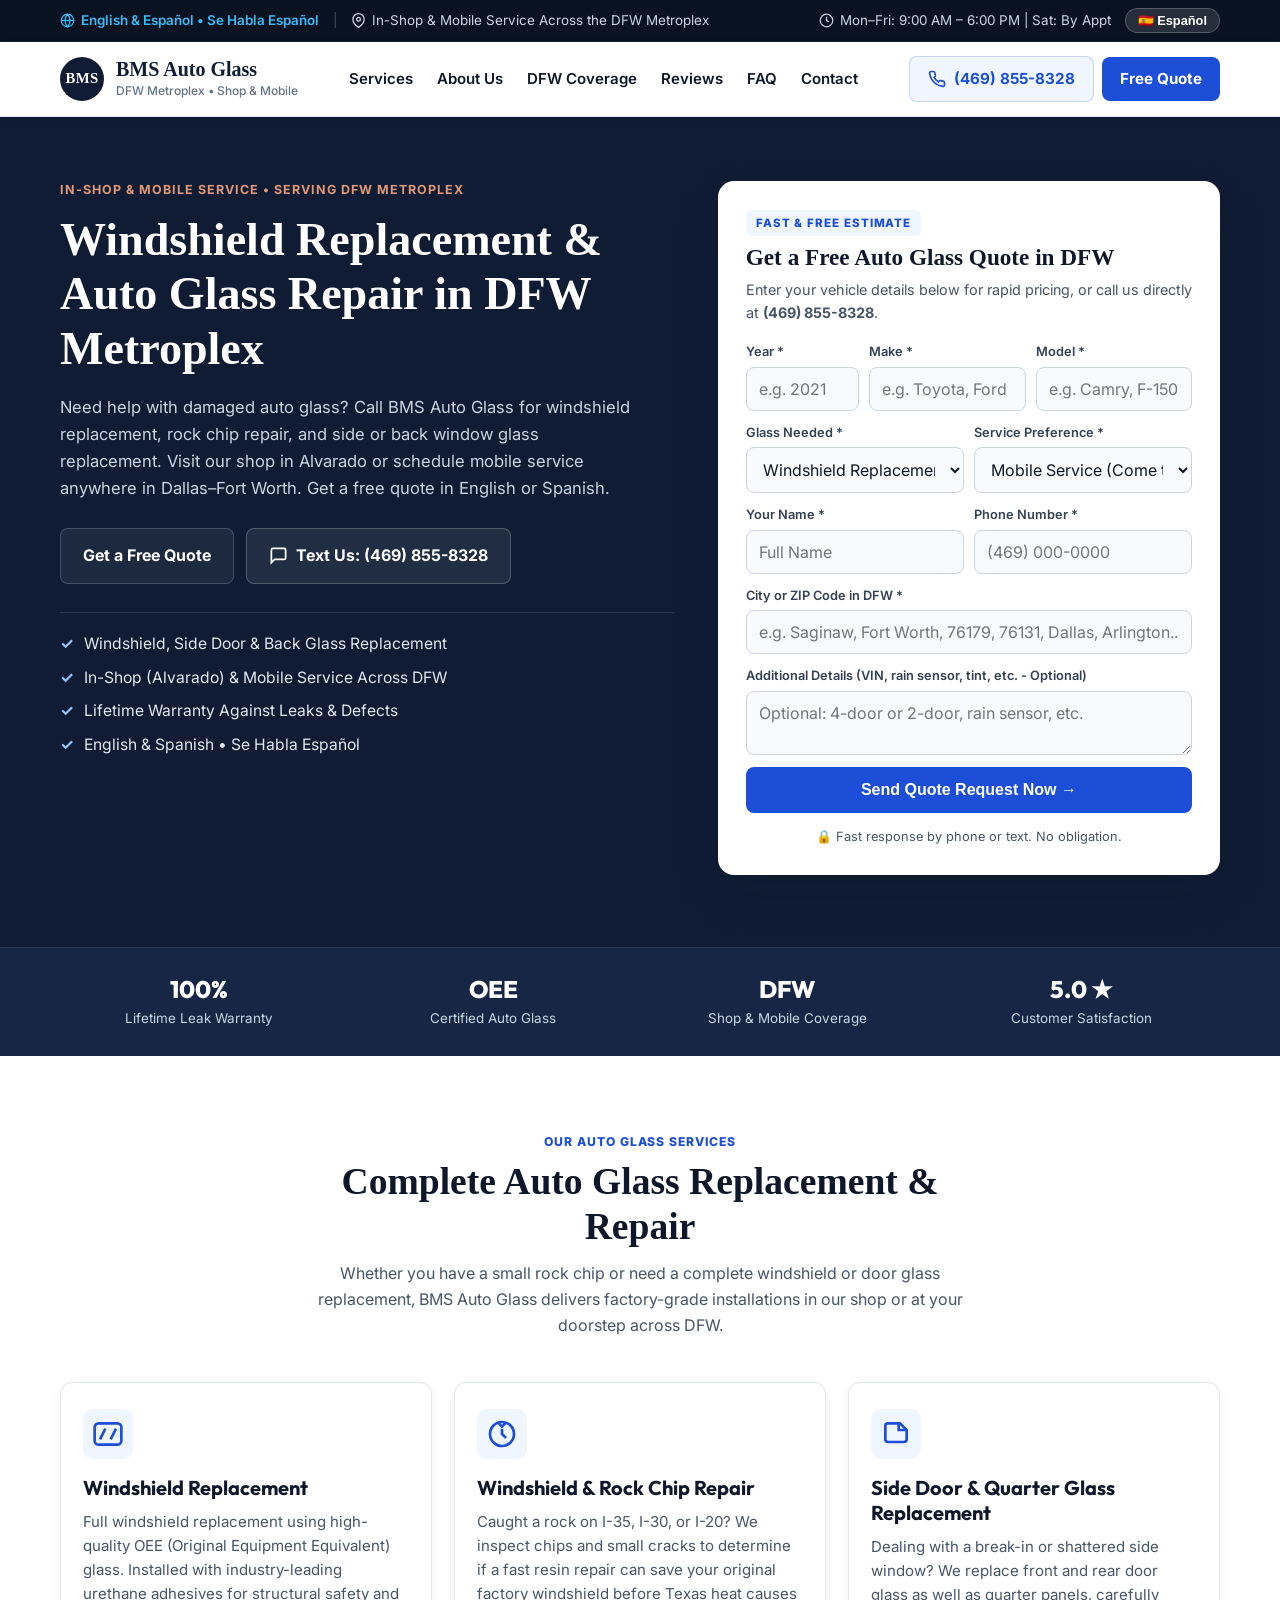
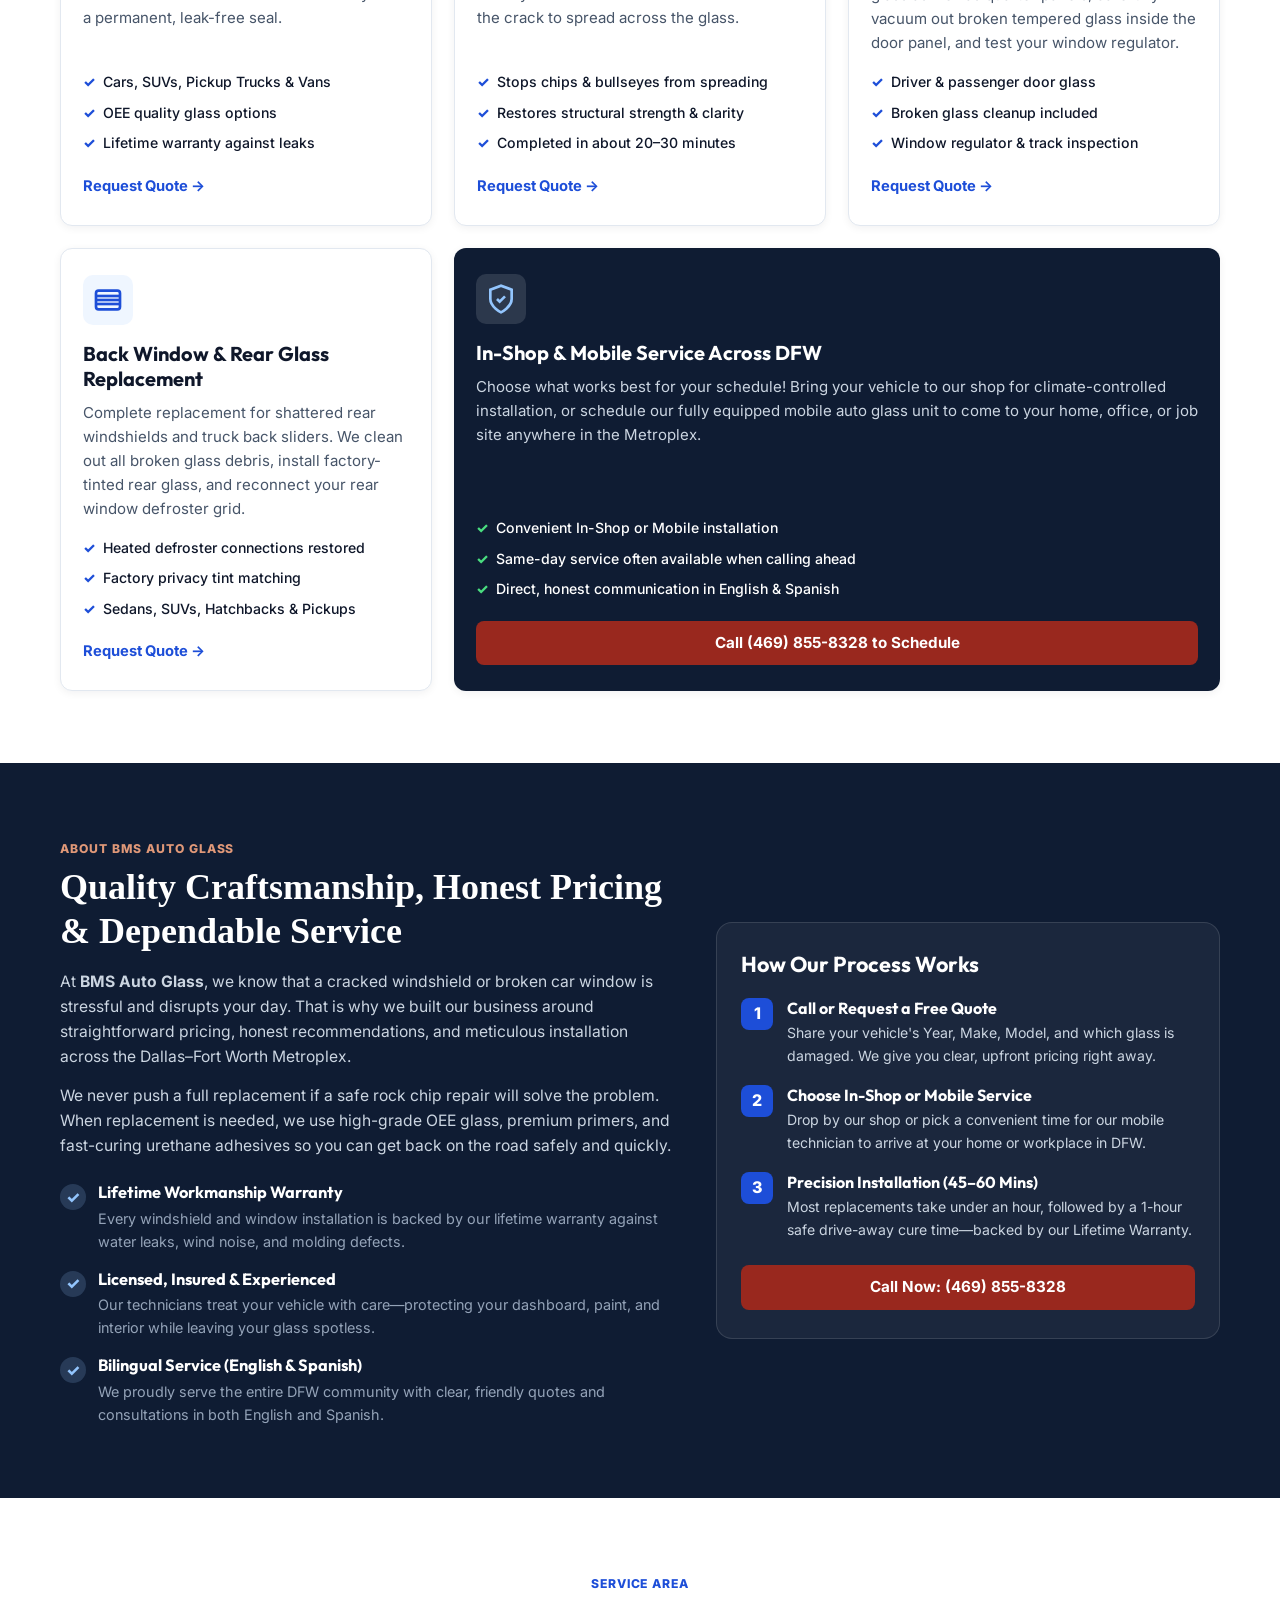
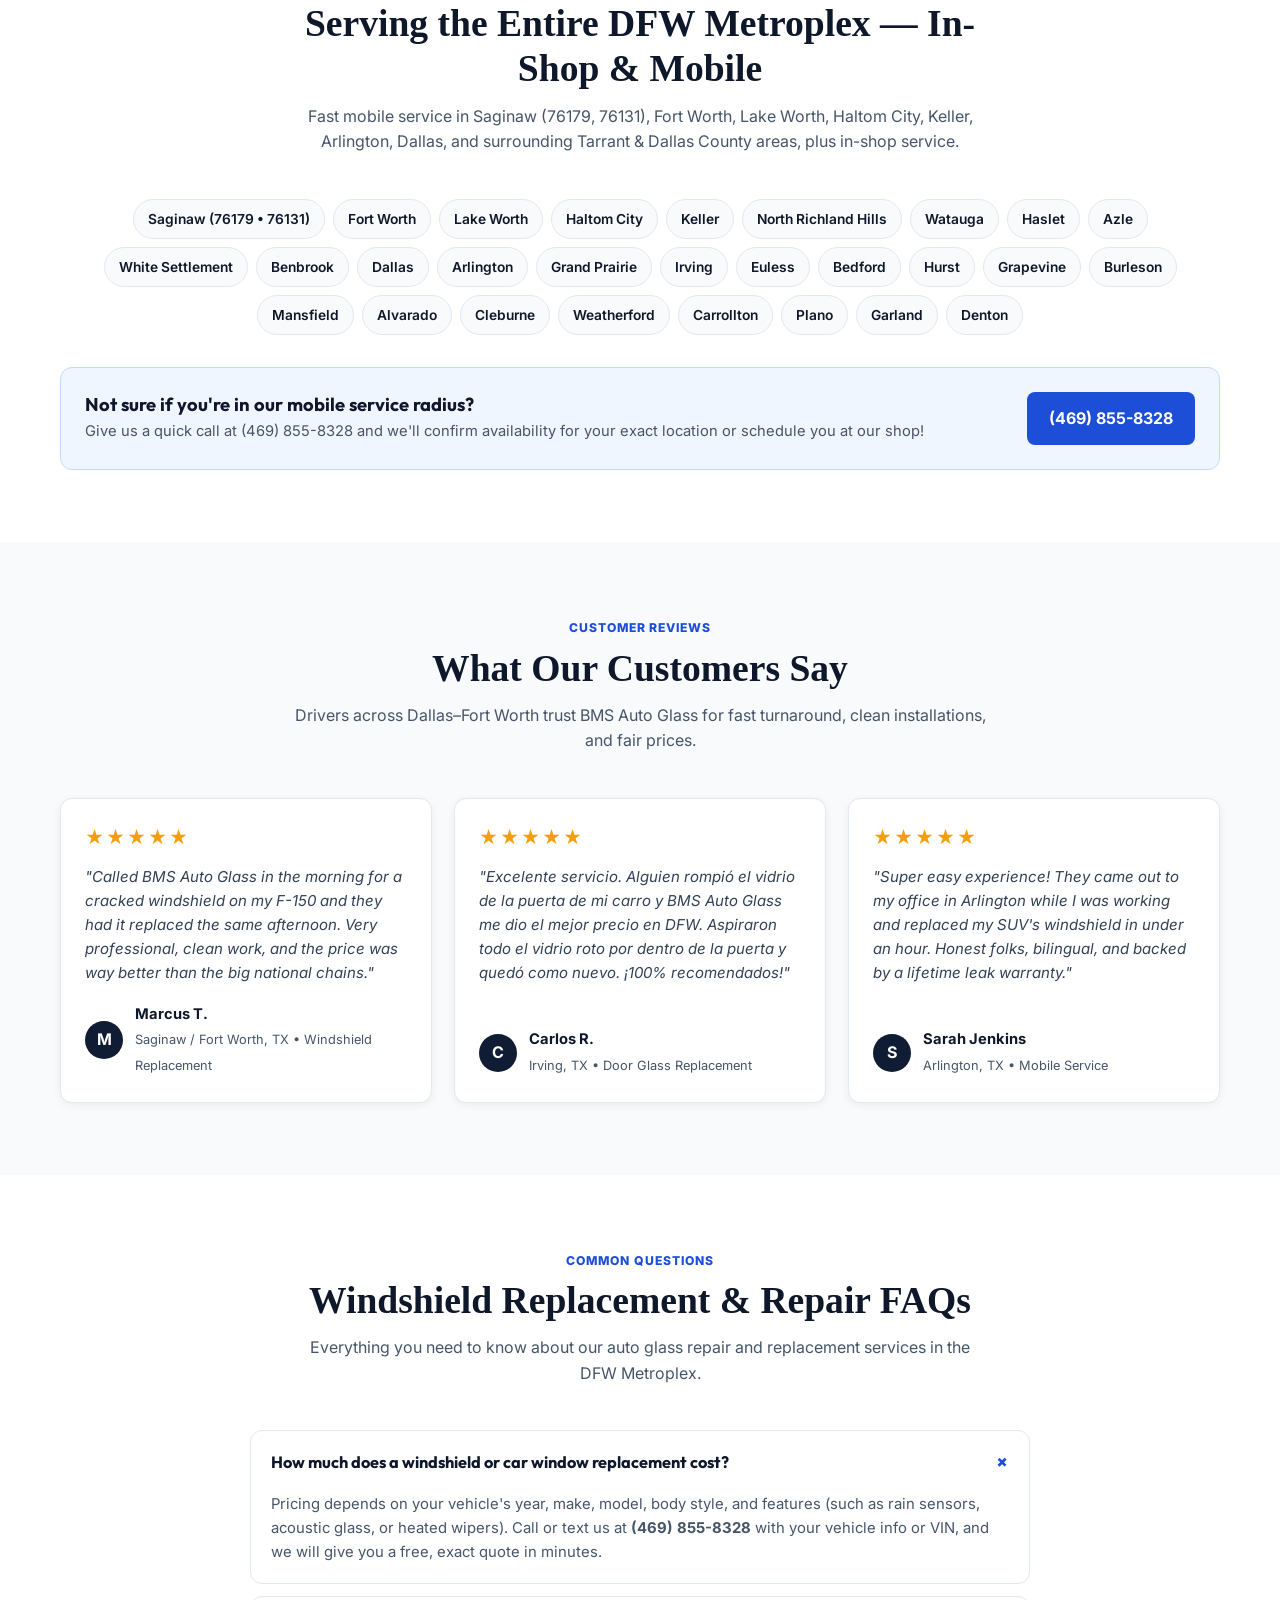
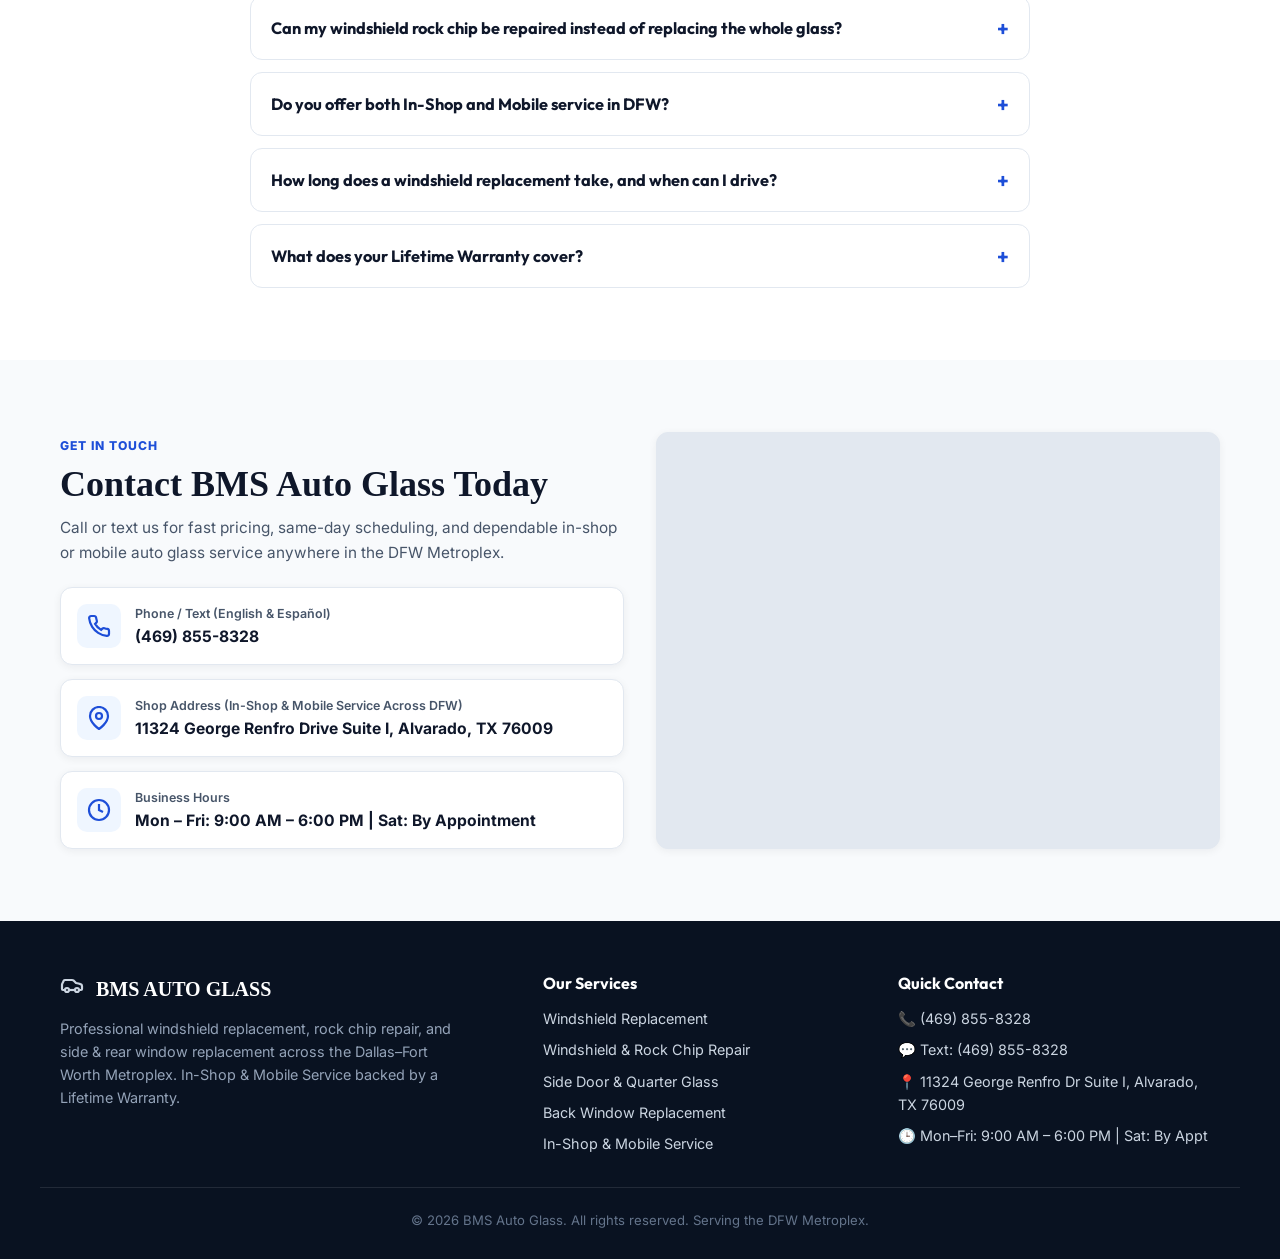
<file: index.html>
<!DOCTYPE html>
<html lang="en">
<head>
  <meta charset="UTF-8" />
  <meta name="viewport" content="width=device-width, initial-scale=1.0" />
  <title>BMS Auto Glass | Windshield Replacement &amp; Mobile Auto Glass in DFW, Fort Worth &amp; Saginaw TX</title>
  <meta name="description" content="BMS Auto Glass provides fast mobile &amp; in-shop windshield replacement, rock chip repair, and door/back auto glass across Fort Worth, Saginaw (76179, 76131), Dallas, Arlington &amp; the DFW Metroplex. Call (469) 855-8328 for a free quote! Se Habla Español." />
  <meta name="keywords" content="BMS Auto Glass, auto glass Saginaw TX, windshield replacement Fort Worth, auto glass 76179, auto glass 76131, mobile auto glass DFW, windshield replacement Dallas Fort Worth, rock chip repair DFW, car window replacement Lake Worth Haltom City Keller, cambio de parabrisas Fort Worth Saginaw Dallas" />
  <meta name="robots" content="index, follow, max-image-preview:large, max-snippet:-1, max-video-preview:-1" />
  <meta name="geo.region" content="US-TX" />
  <meta name="geo.placename" content="Fort Worth, Saginaw, Alvarado, Dallas-Fort Worth Metroplex, TX" />
  <meta name="geo.position" content="32.8601;-97.3639" />
  <meta name="ICBM" content="32.8601, -97.3639" />
  <link rel="canonical" href="https://www.autoglassbms.com/" />
  <!-- Open Graph / Social / SMS & WhatsApp Preview -->
  <meta property="og:type" content="website" />
  <meta property="og:url" content="https://www.autoglassbms.com/" />
  <meta property="og:locale" content="en_US" />
  <meta property="og:locale:alternate" content="es_MX" />
  <meta property="og:site_name" content="BMS Auto Glass" />
  <meta property="og:title" content="BMS Auto Glass | Windshield Replacement &amp; Auto Glass Repair in DFW" />
  <meta property="og:description" content="Fast In-Shop &amp; Mobile Auto Glass across Fort Worth, Saginaw, Dallas, Arlington &amp; DFW. Lifetime Leak Warranty. Call or Text (469) 855-8328 — Se Habla Español." />
  <meta property="og:image" content="https://www.autoglassbms.com/icon-512.png" />
  <meta name="twitter:card" content="summary" />
  <meta name="twitter:title" content="BMS Auto Glass | DFW Mobile &amp; In-Shop Auto Glass" />
  <meta name="twitter:description" content="Windshield replacement, rock chip repair &amp; car window replacement in Fort Worth, Saginaw &amp; DFW. Call (469) 855-8328." />
  <meta name="twitter:image" content="https://www.autoglassbms.com/icon-512.png" />
  <meta name="theme-color" content="#0f1c33" />
  <meta name="apple-mobile-web-app-capable" content="yes" />
  <meta name="apple-mobile-web-app-status-bar-style" content="default" />
  <meta name="apple-mobile-web-app-title" content="BMS Auto Glass" />
  <meta name="application-name" content="BMS Auto Glass" />
  <link rel="apple-touch-icon" sizes="180x180" href="apple-touch-icon.png" />
  <link rel="apple-touch-icon-precomposed" sizes="180x180" href="apple-touch-icon-precomposed.png" />
  <link rel="icon" type="image/png" sizes="32x32" href="favicon-32x32.png" />
  <link rel="icon" type="image/png" sizes="16x16" href="favicon-16x16.png" />
  <link rel="shortcut icon" href="favicon.ico" />
  <link rel="manifest" href="site.webmanifest" />
  <link rel="preconnect" href="https://fonts.googleapis.com">
  <link rel="preconnect" href="https://fonts.gstatic.com" crossorigin>
  <link href="https://fonts.googleapis.com/css2?family=Inter:wght@400;500;600;700&family=Outfit:wght@600;700;800&display=swap" rel="stylesheet">
  <link rel="stylesheet" href="styles.css" />
  <!-- Schema.org LocalBusiness + Service Catalog + FAQPage Structured Data -->
  <script type="application/ld+json">
  {
    "@context": "https://schema.org",
    "@graph": [
      {
        "@type": "AutoRepair",
        "@id": "https://www.autoglassbms.com/#localbusiness",
        "name": "BMS Auto Glass",
        "url": "https://www.autoglassbms.com/",
        "image": "https://www.autoglassbms.com/icon-512.png",
        "telephone": "+1-469-855-8328",
        "email": "samkar70@gmail.com",
        "priceRange": "$$",
        "paymentAccepted": "Cash, Credit Card, Debit Card, Zelle",
        "knowsLanguage": ["en", "es"],
        "address": {
          "@type": "PostalAddress",
          "streetAddress": "11324 George Renfro Drive Suite I",
          "addressLocality": "Alvarado",
          "addressRegion": "TX",
          "postalCode": "76009",
          "addressCountry": "US"
        },
        "geo": {
          "@type": "GeoCoordinates",
          "latitude": 32.4065,
          "longitude": -97.2117
        },
        "areaServed": [
          { "@type": "City", "name": "Saginaw", "containedInPlace": { "@type": "State", "name": "Texas" } },
          { "@type": "City", "name": "Fort Worth", "containedInPlace": { "@type": "State", "name": "Texas" } },
          { "@type": "City", "name": "Lake Worth", "containedInPlace": { "@type": "State", "name": "Texas" } },
          { "@type": "City", "name": "Haltom City", "containedInPlace": { "@type": "State", "name": "Texas" } },
          { "@type": "City", "name": "Keller", "containedInPlace": { "@type": "State", "name": "Texas" } },
          { "@type": "City", "name": "North Richland Hills", "containedInPlace": { "@type": "State", "name": "Texas" } },
          { "@type": "City", "name": "Watauga", "containedInPlace": { "@type": "State", "name": "Texas" } },
          { "@type": "City", "name": "Haslet", "containedInPlace": { "@type": "State", "name": "Texas" } },
          { "@type": "City", "name": "Azle", "containedInPlace": { "@type": "State", "name": "Texas" } },
          { "@type": "City", "name": "White Settlement", "containedInPlace": { "@type": "State", "name": "Texas" } },
          { "@type": "City", "name": "Benbrook", "containedInPlace": { "@type": "State", "name": "Texas" } },
          { "@type": "City", "name": "Arlington", "containedInPlace": { "@type": "State", "name": "Texas" } },
          { "@type": "City", "name": "Dallas", "containedInPlace": { "@type": "State", "name": "Texas" } },
          { "@type": "City", "name": "Grand Prairie", "containedInPlace": { "@type": "State", "name": "Texas" } },
          { "@type": "City", "name": "Irving", "containedInPlace": { "@type": "State", "name": "Texas" } },
          { "@type": "City", "name": "Burleson", "containedInPlace": { "@type": "State", "name": "Texas" } },
          { "@type": "City", "name": "Mansfield", "containedInPlace": { "@type": "State", "name": "Texas" } },
          { "@type": "City", "name": "Alvarado", "containedInPlace": { "@type": "State", "name": "Texas" } },
          { "@type": "PostalCodeSpecification", "postalCode": "76179", "addressCountry": "US" },
          { "@type": "PostalCodeSpecification", "postalCode": "76131", "addressCountry": "US" },
          { "@type": "PostalCodeSpecification", "postalCode": "76135", "addressCountry": "US" },
          { "@type": "PostalCodeSpecification", "postalCode": "76137", "addressCountry": "US" },
          { "@type": "PostalCodeSpecification", "postalCode": "76106", "addressCountry": "US" },
          { "@type": "PostalCodeSpecification", "postalCode": "76164", "addressCountry": "US" },
          { "@type": "PostalCodeSpecification", "postalCode": "76117", "addressCountry": "US" },
          { "@type": "PostalCodeSpecification", "postalCode": "76108", "addressCountry": "US" },
          { "@type": "PostalCodeSpecification", "postalCode": "76244", "addressCountry": "US" },
          { "@type": "PostalCodeSpecification", "postalCode": "76180", "addressCountry": "US" },
          { "@type": "PostalCodeSpecification", "postalCode": "76148", "addressCountry": "US" },
          { "@type": "PostalCodeSpecification", "postalCode": "76052", "addressCountry": "US" },
          { "@type": "PostalCodeSpecification", "postalCode": "76020", "addressCountry": "US" },
          { "@type": "PostalCodeSpecification", "postalCode": "76009", "addressCountry": "US" }
        ],
        "openingHoursSpecification": [
          {
            "@type": "OpeningHoursSpecification",
            "dayOfWeek": ["Monday", "Tuesday", "Wednesday", "Thursday", "Friday"],
            "opens": "09:00",
            "closes": "18:00"
          },
          {
            "@type": "OpeningHoursSpecification",
            "dayOfWeek": ["Saturday"],
            "opens": "09:00",
            "closes": "15:00"
          }
        ],
        "hasOfferCatalog": {
          "@type": "OfferCatalog",
          "name": "Auto Glass Services",
          "itemListElement": [
            { "@type": "Offer", "itemOffered": { "@type": "Service", "name": "Windshield Replacement / Cambio de Parabrisas" } },
            { "@type": "Offer", "itemOffered": { "@type": "Service", "name": "Windshield Rock Chip Repair / Reparación de Golpe de Piedra" } },
            { "@type": "Offer", "itemOffered": { "@type": "Service", "name": "Side Door & Quarter Glass Replacement / Vidrios de Puerta Lateral" } },
            { "@type": "Offer", "itemOffered": { "@type": "Service", "name": "Back Window & Rear Glass Replacement / Medallón Trasero" } },
            { "@type": "Offer", "itemOffered": { "@type": "Service", "name": "Mobile Auto Glass Service Across DFW / Servicio Móvil a Domicilio" } }
          ]
        },
        "description": "Professional mobile and in-shop windshield replacement, rock chip repair, and side & back window glass replacement in Saginaw, Fort Worth, Dallas, Arlington, Alvarado, TX and the entire DFW Metroplex. Bilingual English & Spanish service."
      },
      {
        "@type": "FAQPage",
        "mainEntity": [
          {
            "@type": "Question",
            "name": "How much does a windshield or car window replacement cost in DFW?",
            "acceptedAnswer": {
              "@type": "Answer",
              "text": "Pricing depends on your vehicle's year, make, model, body style, and features (such as rain sensors or acoustic glass). Call or text BMS Auto Glass at (469) 855-8328 with your vehicle info or VIN for a free, exact quote in minutes."
            }
          },
          {
            "@type": "Question",
            "name": "Do you offer Mobile Auto Glass service in Saginaw, Fort Worth, and across DFW?",
            "acceptedAnswer": {
              "@type": "Answer",
              "text": "Yes! We provide mobile auto glass service across Saginaw (76179, 76131), Fort Worth, Lake Worth, Haltom City, Keller, Arlington, Dallas, and the entire DFW Metroplex, as well as in-shop service."
            }
          },
          {
            "@type": "Question",
            "name": "How long does a windshield replacement take, and when can I drive?",
            "acceptedAnswer": {
              "@type": "Answer",
              "text": "Most windshield and window installations take between 45 and 60 minutes. For windshields, we recommend waiting about 1 hour after installation before driving so the urethane adhesive cures safely."
            }
          }
        ]
      }
    ]
  }
  </script>
</head>
<body>

  <!-- Top Announcement / Info Bar -->
  <div class="topbar">
    <div class="container topbar-inner">
      <div class="topbar-left">
        <span class="badge-bilingual">
          <svg width="15" height="15" viewBox="0 0 24 24" fill="none" stroke="currentColor" stroke-width="2"><circle cx="12" cy="12" r="10"/><line x1="2" y1="12" x2="22" y2="12"/><path d="M12 2a15.3 15.3 0 0 1 4 10 15.3 15.3 0 0 1-4 10 15.3 15.3 0 0 1-4-10 15.3 15.3 0 0 1 4-10z"/></svg>
          <span data-i18n="topbar_bilingual">English &amp; Español • Se Habla Español</span>
        </span>
        <span class="topbar-divider">|</span>
        <span class="topbar-location">
          <svg width="15" height="15" viewBox="0 0 24 24" fill="none" stroke="currentColor" stroke-width="2"><path d="M21 10c0 7-9 13-9 13s-9-6-9-13a9 9 0 0 1 18 0z"/><circle cx="12" cy="10" r="3"/></svg>
          <span data-i18n="topbar_area">In-Shop &amp; Mobile Service Across the DFW Metroplex</span>
        </span>
      </div>
      <div class="topbar-right">
        <span class="topbar-hours">
          <svg width="15" height="15" viewBox="0 0 24 24" fill="none" stroke="currentColor" stroke-width="2"><circle cx="12" cy="12" r="10"/><polyline points="12 6 12 12 16 14"/></svg>
          <span data-i18n="topbar_hours">Mon–Fri: 9:00 AM – 6:00 PM | Sat: By Appt</span>
        </span>
        <button id="langToggle" class="lang-btn" type="button" aria-label="Switch Language">
          🇪🇸 Español
        </button>
      </div>
    </div>
  </div>

  <!-- Main Header / Navigation -->
  <header class="navbar" id="navbar">
    <div class="container navbar-inner">
      <a href="#" class="brand">
        <div class="brand-circle">BMS</div>
        <div class="brand-text">
          <span class="brand-name">BMS Auto Glass</span>
          <span class="brand-sub" data-i18n="brand_sub">DFW Metroplex • Shop &amp; Mobile</span>
        </div>
      </a>

      <nav class="nav-links" id="navLinks">
        <a href="#services" data-i18n="nav_services">Services</a>
        <a href="#about" data-i18n="nav_about">About Us</a>
        <a href="#service-area" data-i18n="nav_area">DFW Coverage</a>
        <a href="#reviews" data-i18n="nav_reviews">Reviews</a>
        <a href="#faq" data-i18n="nav_faq">FAQ</a>
        <a href="#contact" data-i18n="nav_contact">Contact</a>
      </nav>

      <div class="nav-actions">
        <button id="langToggleMobile" class="lang-btn-nav" type="button" aria-label="Switch Language">
          🇪🇸 ES
        </button>
        <a href="tel:4698558328" class="btn btn-phone hide-mobile">
          <svg width="18" height="18" viewBox="0 0 24 24" fill="none" stroke="currentColor" stroke-width="2.2"><path d="M22 16.92v3a2 2 0 0 1-2.18 2 19.79 19.79 0 0 1-8.63-3.07 19.5 19.5 0 0 1-6-6 19.79 19.79 0 0 1-3.07-8.67A2 2 0 0 1 4.11 2h3a2 2 0 0 1 2 1.72 12.84 12.84 0 0 0 .7 2.81 2 2 0 0 1-.45 2.11L8.09 9.91a16 16 0 0 0 6 6l1.27-1.27a2 2 0 0 1 2.11-.45 12.84 12.84 0 0 0 2.81.7A2 2 0 0 1 22 16.92z"/></svg>
          <span>(469) 855-8328</span>
        </a>
        <a href="#quote-form" class="btn btn-primary hide-mobile" data-i18n="nav_quote">Free Quote</a>
        <button class="mobile-menu-btn" id="mobileMenuBtn" aria-label="Toggle Menu">
          <span></span><span></span><span></span>
        </button>
      </div>
    </div>
  </header>

  <!-- Hero Section -->
  <section class="hero">
    <div class="hero-overlay"></div>
    <div class="container hero-grid">
      <div class="hero-content">
        <p class="hero-eyebrow" data-i18n="hero_badge">
          IN-SHOP &amp; MOBILE SERVICE • SERVING DFW METROPLEX
        </p>
        <h1 data-i18n="hero_title">
          Windshield Replacement &amp; Auto Glass Repair in <span>DFW Metroplex</span>
        </h1>
        <p class="hero-lead" data-i18n="hero_subtitle">
          Need help with damaged auto glass? Call BMS Auto Glass for windshield replacement, rock chip repair, and side or back window glass replacement. Visit our shop in Alvarado or schedule mobile service anywhere in Dallas–Fort Worth. Get a free quote in English or Spanish.
        </p>

        <div class="hero-cta-group">
          <a href="#quote-form" class="btn btn-hero-quote btn-lg" data-i18n="nav_quote">
            Get a Free Quote
          </a>
          <a href="sms:+14698558328?&body=Hi%20BMS%20Auto%20Glass,%20I%20would%20like%20a%20quote%20for%20my%20vehicle:" class="btn btn-outline-light btn-lg">
            <svg width="19" height="19" viewBox="0 0 24 24" fill="none" stroke="currentColor" stroke-width="2.2"><path d="M21 15a2 2 0 0 1-2 2H7l-4 4V5a2 2 0 0 1 2-2h14a2 2 0 0 1 2 2z"/></svg>
            <span data-i18n="hero_text_btn">Text Us: (469) 855-8328</span>
          </a>
        </div>

        <ul class="hero-checklist">
          <li>
            <span class="check-mark">✓</span>
            <span data-i18n="trust_1_line">Windshield, Side Door &amp; Back Glass Replacement</span>
          </li>
          <li>
            <span class="check-mark">✓</span>
            <span data-i18n="trust_2_line">In-Shop (Alvarado) &amp; Mobile Service Across DFW</span>
          </li>
          <li>
            <span class="check-mark">✓</span>
            <span data-i18n="trust_3_line">Lifetime Warranty Against Leaks &amp; Defects</span>
          </li>
          <li>
            <span class="check-mark">✓</span>
            <span data-i18n="trust_4_line">English &amp; Spanish • Se Habla Español</span>
          </li>
        </ul>
      </div>

      <!-- Instant Quote Card -->
      <div class="quote-card" id="quote-form">
        <div class="quote-card-header">
          <span class="quote-tag" data-i18n="form_tag">FAST &amp; FREE ESTIMATE</span>
          <h2 data-i18n="form_title">Get a Free Auto Glass Quote in DFW</h2>
          <p data-i18n="form_subtitle">Enter your vehicle details below for rapid pricing, or call us directly at <strong>(469) 855-8328</strong>.</p>
        </div>

        <form id="glassQuoteForm" class="quote-form">
          <div class="form-row-3">
            <div class="form-group">
              <label for="vehicleYear" data-i18n="form_year">Year *</label>
              <input type="number" id="vehicleYear" placeholder="e.g. 2021" min="1960" max="2027" required />
            </div>
            <div class="form-group">
              <label for="vehicleMake" data-i18n="form_make">Make *</label>
              <input type="text" id="vehicleMake" placeholder="e.g. Toyota, Ford" required />
            </div>
            <div class="form-group">
              <label for="vehicleModel" data-i18n="form_model">Model *</label>
              <input type="text" id="vehicleModel" placeholder="e.g. Camry, F-150" required />
            </div>
          </div>

          <div class="form-row-2">
            <div class="form-group">
              <label for="glassType" data-i18n="form_glass_label">Glass Needed *</label>
              <select id="glassType" required>
                <option value="Windshield Replacement" data-i18n="opt_windshield">Windshield Replacement</option>
                <option value="Windshield Rock Chip Repair" data-i18n="opt_chip">Windshield Rock Chip Repair</option>
                <option value="Front Door Glass (Driver/Passenger)" data-i18n="opt_front_door">Front Door Glass (Driver/Passenger)</option>
                <option value="Rear Door / Quarter Glass" data-i18n="opt_rear_door">Rear Door / Quarter Glass</option>
                <option value="Back Window / Rear Glass" data-i18n="opt_back_glass">Back Window / Rear Glass</option>
                <option value="Multiple Windows / Other" data-i18n="opt_other">Multiple Windows / Other</option>
              </select>
            </div>
            <div class="form-group">
              <label for="serviceMode" data-i18n="form_service_mode">Service Preference *</label>
              <select id="serviceMode" required>
                <option value="Mobile Service (Come to my location)" data-i18n="opt_mobile">Mobile Service (Come to me)</option>
                <option value="In-Shop Service (I will visit the shop)" data-i18n="opt_inshop">In-Shop Service (Visit shop)</option>
                <option value="Either / Fastest Available" data-i18n="opt_either">Either / Fastest Available</option>
              </select>
            </div>
          </div>

          <div class="form-row-2">
            <div class="form-group">
              <label for="customerName" data-i18n="form_name">Your Name *</label>
              <input type="text" id="customerName" placeholder="Full Name" required />
            </div>
            <div class="form-group">
              <label for="customerPhone" data-i18n="form_phone">Phone Number *</label>
              <input type="tel" id="customerPhone" placeholder="(469) 000-0000" required />
            </div>
          </div>

          <div class="form-group">
            <label for="customerCity" data-i18n="form_city">City or ZIP Code in DFW *</label>
            <input type="text" id="customerCity" placeholder="e.g. Saginaw, Fort Worth, 76179, 76131, Dallas, Arlington..." required />
          </div>

          <div class="form-group">
            <label for="customerNotes" data-i18n="form_notes">Additional Details (VIN, rain sensor, tint, etc. - Optional)</label>
            <textarea id="customerNotes" rows="2" placeholder="Optional: 4-door or 2-door, rain sensor, etc."></textarea>
          </div>

          <button type="submit" class="btn btn-primary btn-block btn-lg" data-i18n="form_submit">
            Send Quote Request Now →
          </button>
          <p class="form-disclaimer" data-i18n="form_disclaimer">
            🔒 Fast response by phone or text. No obligation.
          </p>
        </form>
      </div>
    </div>
  </section>

  <!-- Quick Stats Strip -->
  <section class="stats-strip">
    <div class="container stats-grid">
      <div class="stat-box">
        <span class="stat-number">100%</span>
        <span class="stat-label" data-i18n="stat_1">Lifetime Leak Warranty</span>
      </div>
      <div class="stat-box">
        <span class="stat-number">OEE</span>
        <span class="stat-label" data-i18n="stat_2">Certified Auto Glass</span>
      </div>
      <div class="stat-box">
        <span class="stat-number">DFW</span>
        <span class="stat-label" data-i18n="stat_3">Shop &amp; Mobile Coverage</span>
      </div>
      <div class="stat-box">
        <span class="stat-number">5.0 ★</span>
        <span class="stat-label" data-i18n="stat_4">Customer Satisfaction</span>
      </div>
    </div>
  </section>

  <!-- Services Section -->
  <section class="section" id="services">
    <div class="container">
      <div class="section-header">
        <span class="section-eyebrow" data-i18n="services_eyebrow">OUR AUTO GLASS SERVICES</span>
        <h2 data-i18n="services_title">Complete Auto Glass Replacement &amp; Repair</h2>
        <p data-i18n="services_subtitle">
          Whether you have a small rock chip or need a complete windshield or door glass replacement, BMS Auto Glass delivers factory-grade installations in our shop or at your doorstep across DFW.
        </p>
      </div>

      <div class="services-grid">
        <!-- Service 1: Windshield Replacement -->
        <article class="service-card">
          <div class="service-icon">
            <svg width="32" height="32" viewBox="0 0 24 24" fill="none" stroke="currentColor" stroke-width="2"><rect x="2" y="4" width="20" height="16" rx="3"/><line x1="6" y1="16" x2="10" y2="8"/><line x1="14" y1="16" x2="18" y2="8"/></svg>
          </div>
          <h3 data-i18n="srv_1_title">Windshield Replacement</h3>
          <p data-i18n="srv_1_desc">
            Full windshield replacement using high-quality OEE (Original Equipment Equivalent) glass. Installed with industry-leading urethane adhesives for structural safety and a permanent, leak-free seal.
          </p>
          <ul class="service-list">
            <li data-i18n="srv_1_b1">Cars, SUVs, Pickup Trucks &amp; Vans</li>
            <li data-i18n="srv_1_b2">OEE quality glass options</li>
            <li data-i18n="srv_1_b3">Lifetime warranty against leaks</li>
          </ul>
          <a href="#quote-form" class="service-link" data-i18n="srv_cta">Request Quote →</a>
        </article>

        <!-- Service 2: Rock Chip Repair -->
        <article class="service-card">
          <div class="service-icon">
            <svg width="32" height="32" viewBox="0 0 24 24" fill="none" stroke="currentColor" stroke-width="2"><circle cx="12" cy="12" r="9"/><path d="M12 8v4l3 3"/><path d="M9 3.5l3 3 3-3"/></svg>
          </div>
          <h3 data-i18n="srv_2_title">Windshield &amp; Rock Chip Repair</h3>
          <p data-i18n="srv_2_desc">
            Caught a rock on I-35, I-30, or I-20? We inspect chips and small cracks to determine if a fast resin repair can save your original factory windshield before Texas heat causes the crack to spread across the glass.
          </p>
          <ul class="service-list">
            <li data-i18n="srv_2_b1">Stops chips &amp; bullseyes from spreading</li>
            <li data-i18n="srv_2_b2">Restores structural strength &amp; clarity</li>
            <li data-i18n="srv_2_b3">Completed in about 20–30 minutes</li>
          </ul>
          <a href="#quote-form" class="service-link" data-i18n="srv_cta">Request Quote →</a>
        </article>

        <!-- Service 3: Side Door & Quarter Glass -->
        <article class="service-card">
          <div class="service-icon">
            <svg width="32" height="32" viewBox="0 0 24 24" fill="none" stroke="currentColor" stroke-width="2"><path d="M4 16V6a2 2 0 0 1 2-2h9l5 5v7a2 2 0 0 1-2 2H6a2 2 0 0 1-2-2Z"/><path d="M14 4v5h5"/></svg>
          </div>
          <h3 data-i18n="srv_3_title">Side Door &amp; Quarter Glass Replacement</h3>
          <p data-i18n="srv_3_desc">
            Dealing with a break-in or shattered side window? We replace front and rear door glass as well as quarter panels, carefully vacuum out broken tempered glass inside the door panel, and test your window regulator.
          </p>
          <ul class="service-list">
            <li data-i18n="srv_3_b1">Driver &amp; passenger door glass</li>
            <li data-i18n="srv_3_b2">Broken glass cleanup included</li>
            <li data-i18n="srv_3_b3">Window regulator &amp; track inspection</li>
          </ul>
          <a href="#quote-form" class="service-link" data-i18n="srv_cta">Request Quote →</a>
        </article>

        <!-- Service 4: Back Window / Rear Glass -->
        <article class="service-card">
          <div class="service-icon">
            <svg width="32" height="32" viewBox="0 0 24 24" fill="none" stroke="currentColor" stroke-width="2"><rect x="3" y="5" width="18" height="14" rx="2"/><line x1="3" y1="9" x2="21" y2="9"/><line x1="3" y1="12" x2="21" y2="12"/><line x1="3" y1="15" x2="21" y2="15"/></svg>
          </div>
          <h3 data-i18n="srv_4_title">Back Window &amp; Rear Glass Replacement</h3>
          <p data-i18n="srv_4_desc">
            Complete replacement for shattered rear windshields and truck back sliders. We clean out all broken glass debris, install factory-tinted rear glass, and reconnect your rear window defroster grid.
          </p>
          <ul class="service-list">
            <li data-i18n="srv_4_b1">Heated defroster connections restored</li>
            <li data-i18n="srv_4_b2">Factory privacy tint matching</li>
            <li data-i18n="srv_4_b3">Sedans, SUVs, Hatchbacks &amp; Pickups</li>
          </ul>
          <a href="#quote-form" class="service-link" data-i18n="srv_cta">Request Quote →</a>
        </article>

        <!-- Service 5: In-Shop & Mobile Service -->
        <article class="service-card service-card-highlight">
          <div class="service-icon">
            <svg width="32" height="32" viewBox="0 0 24 24" fill="none" stroke="currentColor" stroke-width="2"><path d="M12 22s8-4 8-10V5l-8-3-8 3v7c0 6 8 10 8 10z"/><path d="m9 12 2 2 4-4"/></svg>
          </div>
          <h3 data-i18n="srv_5_title">In-Shop &amp; Mobile Service Across DFW</h3>
          <p data-i18n="srv_5_desc">
            Choose what works best for your schedule! Bring your vehicle to our shop for climate-controlled installation, or schedule our fully equipped mobile auto glass unit to come to your home, office, or job site anywhere in the Metroplex.
          </p>
          <ul class="service-list">
            <li data-i18n="srv_5_b1">Convenient In-Shop or Mobile installation</li>
            <li data-i18n="srv_5_b2">Same-day service often available when calling ahead</li>
            <li data-i18n="srv_5_b3">Direct, honest communication in English &amp; Spanish</li>
          </ul>
          <a href="tel:4698558328" class="btn btn-accent" data-i18n="srv_5_cta">Call (469) 855-8328 to Schedule</a>
        </article>
      </div>
    </div>
  </section>

  <!-- About Us / Why Choose BMS Auto Glass -->
  <section class="section section-dark" id="about">
    <div class="container about-grid">
      <div class="about-content">
        <span class="section-eyebrow" data-i18n="about_eyebrow">ABOUT BMS AUTO GLASS</span>
        <h2 data-i18n="about_title">Quality Craftsmanship, Honest Pricing &amp; Dependable Service</h2>
        <p data-i18n="about_p1">
          At <strong>BMS Auto Glass</strong>, we know that a cracked windshield or broken car window is stressful and disrupts your day. That is why we built our business around straightforward pricing, honest recommendations, and meticulous installation across the Dallas–Fort Worth Metroplex.
        </p>
        <p data-i18n="about_p2">
          We never push a full replacement if a safe rock chip repair will solve the problem. When replacement is needed, we use high-grade OEE glass, premium primers, and fast-curing urethane adhesives so you can get back on the road safely and quickly.
        </p>

        <div class="about-features">
          <div class="about-feature">
            <div class="feature-check">✓</div>
            <div>
              <h4 data-i18n="af_1_title">Lifetime Workmanship Warranty</h4>
              <p data-i18n="af_1_desc">Every windshield and window installation is backed by our lifetime warranty against water leaks, wind noise, and molding defects.</p>
            </div>
          </div>
          <div class="about-feature">
            <div class="feature-check">✓</div>
            <div>
              <h4 data-i18n="af_2_title">Licensed, Insured &amp; Experienced</h4>
              <p data-i18n="af_2_desc">Our technicians treat your vehicle with care—protecting your dashboard, paint, and interior while leaving your glass spotless.</p>
            </div>
          </div>
          <div class="about-feature">
            <div class="feature-check">✓</div>
            <div>
              <h4 data-i18n="af_3_title">Bilingual Service (English &amp; Spanish)</h4>
              <p data-i18n="af_3_desc">We proudly serve the entire DFW community with clear, friendly quotes and consultations in both English and Spanish.</p>
            </div>
          </div>
        </div>
      </div>

      <div class="about-visual">
        <div class="process-card">
          <h3 data-i18n="process_title">How Our Process Works</h3>
          <div class="process-steps">
            <div class="process-step">
              <div class="step-num">1</div>
              <div>
                <h4 data-i18n="step_1_title">Call or Request a Free Quote</h4>
                <p data-i18n="step_1_desc">Share your vehicle's Year, Make, Model, and which glass is damaged. We give you clear, upfront pricing right away.</p>
              </div>
            </div>
            <div class="process-step">
              <div class="step-num">2</div>
              <div>
                <h4 data-i18n="step_2_title">Choose In-Shop or Mobile Service</h4>
                <p data-i18n="step_2_desc">Drop by our shop or pick a convenient time for our mobile technician to arrive at your home or workplace in DFW.</p>
              </div>
            </div>
            <div class="process-step">
              <div class="step-num">3</div>
              <div>
                <h4 data-i18n="step_3_title">Precision Installation (45–60 Mins)</h4>
                <p data-i18n="step_3_desc">Most replacements take under an hour, followed by a 1-hour safe drive-away cure time—backed by our Lifetime Warranty.</p>
              </div>
            </div>
          </div>
          <div class="process-cta">
            <a href="tel:4698558328" class="btn btn-accent btn-block">
              <span data-i18n="process_btn">Call Now: (469) 855-8328</span>
            </a>
          </div>
        </div>
      </div>
    </div>
  </section>

  <!-- Service Area Section (DFW Metroplex) -->
  <section class="section" id="service-area">
    <div class="container">
      <div class="section-header">
        <span class="section-eyebrow" data-i18n="area_eyebrow">SERVICE AREA</span>
        <h2 data-i18n="area_title">Serving the Entire DFW Metroplex — In-Shop &amp; Mobile</h2>
        <p data-i18n="area_subtitle">
          Fast mobile service in Saginaw (76179, 76131), Fort Worth, Lake Worth, Haltom City, Keller, Arlington, Dallas, and surrounding Tarrant &amp; Dallas County areas, plus in-shop service.
        </p>
      </div>

      <div class="cities-grid">
        <span class="city-pill">Saginaw (76179 • 76131)</span>
        <span class="city-pill">Fort Worth</span>
        <span class="city-pill">Lake Worth</span>
        <span class="city-pill">Haltom City</span>
        <span class="city-pill">Keller</span>
        <span class="city-pill">North Richland Hills</span>
        <span class="city-pill">Watauga</span>
        <span class="city-pill">Haslet</span>
        <span class="city-pill">Azle</span>
        <span class="city-pill">White Settlement</span>
        <span class="city-pill">Benbrook</span>
        <span class="city-pill">Dallas</span>
        <span class="city-pill">Arlington</span>
        <span class="city-pill">Grand Prairie</span>
        <span class="city-pill">Irving</span>
        <span class="city-pill">Euless</span>
        <span class="city-pill">Bedford</span>
        <span class="city-pill">Hurst</span>
        <span class="city-pill">Grapevine</span>
        <span class="city-pill">Burleson</span>
        <span class="city-pill">Mansfield</span>
        <span class="city-pill">Alvarado</span>
        <span class="city-pill">Cleburne</span>
        <span class="city-pill">Weatherford</span>
        <span class="city-pill">Carrollton</span>
        <span class="city-pill">Plano</span>
        <span class="city-pill">Garland</span>
        <span class="city-pill">Denton</span>
      </div>

      <div class="area-banner">
        <div>
          <h3 data-i18n="area_banner_title">Not sure if you're in our mobile service radius?</h3>
          <p data-i18n="area_banner_desc">Give us a quick call at (469) 855-8328 and we'll confirm availability for your exact location or schedule you at our shop!</p>
        </div>
        <a href="tel:4698558328" class="btn btn-primary btn-lg">(469) 855-8328</a>
      </div>
    </div>
  </section>

  <!-- Customer Reviews Section -->
  <section class="section section-alt" id="reviews">
    <div class="container">
      <div class="section-header">
        <span class="section-eyebrow" data-i18n="reviews_eyebrow">CUSTOMER REVIEWS</span>
        <h2 data-i18n="reviews_title">What Our Customers Say</h2>
        <p data-i18n="reviews_subtitle">
          Drivers across Dallas–Fort Worth trust BMS Auto Glass for fast turnaround, clean installations, and fair prices.
        </p>
      </div>

      <div class="reviews-grid">
        <div class="review-card">
          <div class="review-stars">★★★★★</div>
          <p class="review-text" data-i18n="rev_1_text">
            "Called BMS Auto Glass in the morning for a cracked windshield on my F-150 and they had it replaced the same afternoon. Very professional, clean work, and the price was way better than the big national chains."
          </p>
          <div class="review-author">
            <div class="author-avatar">M</div>
            <div>
              <strong>Marcus T.</strong>
              <span>Saginaw / Fort Worth, TX • Windshield Replacement</span>
            </div>
          </div>
        </div>

        <div class="review-card">
          <div class="review-stars">★★★★★</div>
          <p class="review-text" data-i18n="rev_2_text">
            "Excelente servicio. Alguien rompió el vidrio de la puerta de mi carro y BMS Auto Glass me dio el mejor precio en DFW. Aspiraron todo el vidrio roto por dentro de la puerta y quedó como nuevo. ¡100% recomendados!"
          </p>
          <div class="review-author">
            <div class="author-avatar">C</div>
            <div>
              <strong>Carlos R.</strong>
              <span>Irving, TX • Door Glass Replacement</span>
            </div>
          </div>
        </div>

        <div class="review-card">
          <div class="review-stars">★★★★★</div>
          <p class="review-text" data-i18n="rev_3_text">
            "Super easy experience! They came out to my office in Arlington while I was working and replaced my SUV's windshield in under an hour. Honest folks, bilingual, and backed by a lifetime leak warranty."
          </p>
          <div class="review-author">
            <div class="author-avatar">S</div>
            <div>
              <strong>Sarah Jenkins</strong>
              <span>Arlington, TX • Mobile Service</span>
            </div>
          </div>
        </div>
      </div>
    </div>
  </section>

  <!-- FAQ Section -->
  <section class="section" id="faq">
    <div class="container faq-container">
      <div class="section-header">
        <span class="section-eyebrow" data-i18n="faq_eyebrow">COMMON QUESTIONS</span>
        <h2 data-i18n="faq_title">Windshield Replacement &amp; Repair FAQs</h2>
        <p data-i18n="faq_subtitle">
          Everything you need to know about our auto glass repair and replacement services in the DFW Metroplex.
        </p>
      </div>

      <div class="faq-list">
        <div class="faq-item active">
          <button class="faq-question" type="button">
            <span data-i18n="faq_q1">How much does a windshield or car window replacement cost?</span>
            <span class="faq-icon">+</span>
          </button>
          <div class="faq-answer">
            <p data-i18n="faq_a1">
              Pricing depends on your vehicle's year, make, model, body style, and features (such as rain sensors, acoustic glass, or heated wipers). Call or text us at <strong>(469) 855-8328</strong> with your vehicle info or VIN, and we will give you a free, exact quote in minutes.
            </p>
          </div>
        </div>

        <div class="faq-item">
          <button class="faq-question" type="button">
            <span data-i18n="faq_q2">Can my windshield rock chip be repaired instead of replacing the whole glass?</span>
            <span class="faq-icon">+</span>
          </button>
          <div class="faq-answer">
            <p data-i18n="faq_a2">
              In many cases, yes! If the rock chip is smaller than a quarter, not deep into both layers of glass, and not directly in the driver's primary line of sight or at the very edge of the windshield, we can inject professional resin to stop it from spreading and save you money.
            </p>
          </div>
        </div>

        <div class="faq-item">
          <button class="faq-question" type="button">
            <span data-i18n="faq_q3">Do you offer both In-Shop and Mobile service in DFW?</span>
            <span class="faq-icon">+</span>
          </button>
          <div class="faq-answer">
            <p data-i18n="faq_a3">
              Yes! You can bring your vehicle directly to our shop or schedule our mobile auto glass technicians to come to your home, apartment, or workplace anywhere across the Dallas–Fort Worth Metroplex. Same-day appointments are often available when you call ahead.
            </p>
          </div>
        </div>

        <div class="faq-item">
          <button class="faq-question" type="button">
            <span data-i18n="faq_q4">How long does a windshield replacement take, and when can I drive?</span>
            <span class="faq-icon">+</span>
          </button>
          <div class="faq-answer">
            <p data-i18n="faq_a4">
              Most windshield and window installations take between 45 and 60 minutes. For windshields, we recommend waiting about 1 hour after installation before driving so the urethane adhesive cures safely. Side door glass replacements can be driven immediately!
            </p>
          </div>
        </div>

        <div class="faq-item">
          <button class="faq-question" type="button">
            <span data-i18n="faq_q5">What does your Lifetime Warranty cover?</span>
            <span class="faq-icon">+</span>
          </button>
          <div class="faq-answer">
            <p data-i18n="faq_a5">
              Every installation performed by BMS Auto Glass includes a Lifetime Workmanship Warranty for as long as you own the vehicle. It covers water leaks, air/wind noise, loose moldings, and manufacturer defects in the glass.
            </p>
          </div>
        </div>
      </div>
    </div>
  </section>

  <!-- Contact Section -->
  <section class="section section-contact" id="contact">
    <div class="container contact-grid">
      <div class="contact-info">
        <span class="section-eyebrow" data-i18n="contact_eyebrow">GET IN TOUCH</span>
        <h2 data-i18n="contact_title">Contact BMS Auto Glass Today</h2>
        <p data-i18n="contact_subtitle">
          Call or text us for fast pricing, same-day scheduling, and dependable in-shop or mobile auto glass service anywhere in the DFW Metroplex.
        </p>

        <div class="contact-cards">
          <a href="tel:4698558328" class="contact-card-item">
            <div class="contact-icon">
              <svg width="24" height="24" viewBox="0 0 24 24" fill="none" stroke="currentColor" stroke-width="2.2"><path d="M22 16.92v3a2 2 0 0 1-2.18 2 19.79 19.79 0 0 1-8.63-3.07 19.5 19.5 0 0 1-6-6 19.79 19.79 0 0 1-3.07-8.67A2 2 0 0 1 4.11 2h3a2 2 0 0 1 2 1.72 12.84 12.84 0 0 0 .7 2.81 2 2 0 0 1-.45 2.11L8.09 9.91a16 16 0 0 0 6 6l1.27-1.27a2 2 0 0 1 2.11-.45 12.84 12.84 0 0 0 2.81.7A2 2 0 0 1 22 16.92z"/></svg>
            </div>
            <div>
              <span class="contact-label" data-i18n="contact_phone_label">Phone / Text (English &amp; Español)</span>
              <strong class="contact-value">(469) 855-8328</strong>
            </div>
          </a>

          <div class="contact-card-item">
            <div class="contact-icon">
              <svg width="24" height="24" viewBox="0 0 24 24" fill="none" stroke="currentColor" stroke-width="2.2"><path d="M21 10c0 7-9 13-9 13s-9-6-9-13a9 9 0 0 1 18 0z"/><circle cx="12" cy="10" r="3"/></svg>
            </div>
            <div>
              <span class="contact-label" data-i18n="contact_shop_label">Shop Address (In-Shop &amp; Mobile Service Across DFW)</span>
              <strong class="contact-value" id="shopAddressDisplay" data-i18n="contact_shop_value">11324 George Renfro Drive Suite I, Alvarado, TX 76009</strong>
            </div>
          </div>

          <div class="contact-card-item">
            <div class="contact-icon">
              <svg width="24" height="24" viewBox="0 0 24 24" fill="none" stroke="currentColor" stroke-width="2.2"><circle cx="12" cy="12" r="10"/><polyline points="12 6 12 12 16 14"/></svg>
            </div>
            <div>
              <span class="contact-label" data-i18n="contact_hours_label">Business Hours</span>
              <strong class="contact-value" data-i18n="contact_hours_value">Mon – Fri: 9:00 AM – 6:00 PM | Sat: By Appointment</strong>
            </div>
          </div>
        </div>
      </div>

      <div class="contact-map-wrapper">
        <iframe
          title="BMS Auto Glass Shop Map - 11324 George Renfro Drive Suite I, Alvarado, TX 76009"
          src="https://www.google.com/maps?q=11324+George+Renfro+Drive+Suite+I,+Alvarado,+TX+76009&output=embed"
          width="100%"
          height="100%"
          style="border:0; min-height: 380px;"
          allowfullscreen=""
          loading="lazy"
          referrerpolicy="no-referrer-when-downgrade">
        </iframe>
      </div>
    </div>
  </section>

  <!-- Footer -->
  <footer class="footer">
    <div class="container footer-grid">
      <div class="footer-brand">
        <a href="#" class="brand">
          <div class="brand-icon">
            <svg width="24" height="24" viewBox="0 0 24 24" fill="none" stroke="currentColor" stroke-width="2.2"><path d="M19 17h2c.6 0 1-.4 1-1v-3c0-.9-.7-1.7-1.5-1.9C18.7 10.6 16 10 16 10s-1.3-1.4-2.2-2.3c-.5-.4-1.1-.7-1.8-.7H5c-.6 0-1.1.4-1.4.9l-1.4 2.9A3.7 3.7 0 0 0 2 12v4c0 .6.4 1 1 1h2"/><circle cx="7" cy="17" r="2"/><path d="M9 17h6"/><circle cx="17" cy="17" r="2"/></svg>
          </div>
          <div class="brand-text">
            <span class="brand-name">BMS <span>AUTO GLASS</span></span>
          </div>
        </a>
        <p data-i18n="footer_desc">
          Professional windshield replacement, rock chip repair, and side &amp; rear window replacement across the Dallas–Fort Worth Metroplex. In-Shop &amp; Mobile Service backed by a Lifetime Warranty.
        </p>
      </div>

      <div class="footer-links">
        <h4 data-i18n="footer_services_title">Our Services</h4>
        <ul>
          <li><a href="#services" data-i18n="srv_1_title">Windshield Replacement</a></li>
          <li><a href="#services" data-i18n="srv_2_title">Windshield &amp; Rock Chip Repair</a></li>
          <li><a href="#services" data-i18n="srv_3_title">Side Door &amp; Quarter Glass</a></li>
          <li><a href="#services" data-i18n="srv_4_title">Back Window Replacement</a></li>
          <li><a href="#services" data-i18n="srv_5_title">In-Shop &amp; Mobile Service</a></li>
        </ul>
      </div>

      <div class="footer-links">
        <h4 data-i18n="footer_contact_title">Quick Contact</h4>
        <ul>
          <li><a href="tel:4698558328">📞 (469) 855-8328</a></li>
          <li><a href="sms:+14698558328">💬 Text: (469) 855-8328</a></li>
          <li data-i18n="footer_area">📍 11324 George Renfro Dr Suite I, Alvarado, TX 76009</li>
          <li data-i18n="topbar_hours">🕒 Mon–Fri: 9:00 AM – 6:00 PM | Sat: By Appt</li>
        </ul>
      </div>
    </div>

    <div class="container footer-bottom">
      <p>© <span id="currentYear">2026</span> BMS Auto Glass. <span data-i18n="footer_rights">All rights reserved. Serving the DFW Metroplex.</span></p>
    </div>
  </footer>

  <!-- Floating Mobile Call Bottom Bar -->
  <div class="mobile-sticky-bar">
    <a href="tel:4698558328" class="sticky-btn sticky-call">
      <svg width="18" height="18" viewBox="0 0 24 24" fill="none" stroke="currentColor" stroke-width="2.4"><path d="M22 16.92v3a2 2 0 0 1-2.18 2 19.79 19.79 0 0 1-8.63-3.07 19.5 19.5 0 0 1-6-6 19.79 19.79 0 0 1-3.07-8.67A2 2 0 0 1 4.11 2h3a2 2 0 0 1 2 1.72 12.84 12.84 0 0 0 .7 2.81 2 2 0 0 1-.45 2.11L8.09 9.91a16 16 0 0 0 6 6l1.27-1.27a2 2 0 0 1 2.11-.45 12.84 12.84 0 0 0 2.81.7A2 2 0 0 1 22 16.92z"/></svg>
      <span data-i18n="sticky_call_btn">Call Now: (469) 855-8328</span>
    </a>
  </div>

  <script src="script.js"></script>
</body>
</html>
</file>
<file: styles.css>
:root {
  --bg-dark: #0f1c33;
  --bg-darker: #091221;
  --bg-light: #f8fafc;
  --bg-white: #ffffff;
  --primary: #1d4ed8;
  --primary-hover: #1e40af;
  --primary-light: #eff6ff;
  --accent: #99281e;
  --accent-hover: #7f1d1d;
  --eyebrow-warm: #e09878;
  --text-main: #0f172a;
  --text-muted: #475569;
  --text-light: #cbd5e1;
  --border: #e2e8f0;
  --radius-sm: 8px;
  --radius-md: 12px;
  --radius-lg: 16px;
  --shadow-sm: 0 2px 8px rgba(15, 23, 42, 0.06);
  --shadow-md: 0 10px 25px rgba(15, 23, 42, 0.08);
  --shadow-lg: 0 20px 45px rgba(15, 23, 42, 0.16);
}

* {
  box-sizing: border-box;
  margin: 0;
  padding: 0;
}

html {
  width: 100%;
  scroll-behavior: smooth;
  scroll-padding-top: 82px;
}

body {
  width: 100%;
  max-width: 100%;
  overflow-x: clip;
  font-family: 'Inter', -apple-system, BlinkMacSystemFont, sans-serif;
  color: var(--text-main);
  background-color: var(--bg-white);
  line-height: 1.6;
  -webkit-font-smoothing: antialiased;
}

h1, h2, .brand-name {
  font-family: Georgia, 'Times New Roman', serif;
  line-height: 1.2;
}

h3, h4, .stat-number {
  font-family: 'Outfit', -apple-system, BlinkMacSystemFont, sans-serif;
  line-height: 1.25;
}

a {
  color: inherit;
  text-decoration: none;
  transition: all 0.2s ease;
}

.container {
  width: 100%;
  max-width: 1200px;
  margin: 0 auto;
  padding: 0 20px;
}

/* Top Bar (Desktop Only - hidden on mobile for a clean iPhone header) */
.topbar {
  background-color: var(--bg-darker);
  color: #cbd5e1;
  font-size: 0.84rem;
  padding: 8px 0;
  border-bottom: 1px solid rgba(255, 255, 255, 0.08);
}

.topbar-inner {
  display: flex;
  justify-content: space-between;
  align-items: center;
  flex-wrap: wrap;
  gap: 10px;
}

.topbar-left, .topbar-right {
  display: flex;
  align-items: center;
  gap: 14px;
}

.badge-bilingual, .topbar-location, .topbar-hours {
  display: inline-flex;
  align-items: center;
  gap: 6px;
}

.badge-bilingual {
  color: #38bdf8;
  font-weight: 600;
}

.topbar-divider {
  opacity: 0.3;
}

.lang-btn {
  background: rgba(255, 255, 255, 0.12);
  color: #ffffff;
  border: 1px solid rgba(255, 255, 255, 0.22);
  padding: 4px 12px;
  border-radius: 999px;
  font-size: 0.8rem;
  font-weight: 600;
  cursor: pointer;
}

.lang-btn:hover {
  background: var(--primary);
  border-color: var(--primary);
}

/* Navbar */
.navbar {
  position: sticky;
  top: 0;
  left: 0;
  right: 0;
  width: 100%;
  z-index: 1000;
  background: #ffffff;
  border-bottom: 1px solid var(--border);
  box-shadow: var(--shadow-sm);
  -webkit-transform: translateZ(0);
  transform: translateZ(0);
}

.navbar.is-fixed {
  position: fixed;
  top: 0;
  left: 0;
  right: 0;
  width: 100%;
}

.navbar-inner {
  display: flex;
  align-items: center;
  justify-content: space-between;
  height: 74px;
  gap: 12px;
}

.brand {
  display: flex;
  align-items: center;
  gap: 12px;
  min-width: 0;
  flex-shrink: 1;
}

.brand-circle {
  width: 44px;
  height: 44px;
  border-radius: 50%;
  background: var(--bg-dark);
  color: #ffffff;
  font-family: Georgia, serif;
  font-weight: 700;
  font-size: 0.92rem;
  letter-spacing: 0.03em;
  display: flex;
  align-items: center;
  justify-content: center;
  flex-shrink: 0;
}

.brand-text {
  display: flex;
  flex-direction: column;
  min-width: 0;
}

.brand-name {
  font-size: 1.25rem;
  font-weight: 700;
  color: var(--bg-dark);
  white-space: nowrap;
  overflow: hidden;
  text-overflow: ellipsis;
}

.brand-sub {
  font-family: 'Inter', sans-serif;
  font-size: 0.75rem;
  font-weight: 500;
  color: #64748b;
  white-space: nowrap;
  overflow: hidden;
  text-overflow: ellipsis;
}

.nav-links {
  display: flex;
  align-items: center;
  gap: 24px;
  font-weight: 600;
  font-size: 0.94rem;
  color: var(--text-main);
}

.nav-links a:hover {
  color: var(--primary);
}

.nav-actions {
  display: flex;
  align-items: center;
  gap: 8px;
  flex-shrink: 0;
}

.lang-btn-nav {
  display: none;
  background: #f8fafc;
  color: var(--text-main);
  border: 1px solid var(--border);
  padding: 7px 10px;
  border-radius: 6px;
  font-size: 0.78rem;
  font-weight: 700;
  cursor: pointer;
  white-space: nowrap;
}

/* Buttons */
.btn {
  display: inline-flex;
  align-items: center;
  justify-content: center;
  gap: 8px;
  padding: 10px 18px;
  border-radius: var(--radius-sm);
  font-weight: 700;
  font-size: 0.95rem;
  cursor: pointer;
  border: none;
  transition: all 0.2s ease;
  text-align: center;
}

.btn-lg {
  padding: 14px 22px;
  font-size: 1rem;
  border-radius: 8px;
}

.btn-block {
  width: 100%;
}

.btn-primary {
  background: var(--primary);
  color: #fff;
}

.btn-primary:hover {
  background: var(--primary-hover);
}

.btn-accent {
  background: var(--accent);
  color: #fff;
}

.btn-accent:hover {
  background: var(--accent-hover);
}

.btn-hero-quote {
  background: rgba(255, 255, 255, 0.06);
  color: #ffffff;
  border: 1px solid rgba(255, 255, 255, 0.18);
}

.btn-hero-quote:hover {
  background: rgba(255, 255, 255, 0.14);
}

.btn-phone {
  background: var(--primary-light);
  color: var(--primary);
  border: 1px solid rgba(29, 78, 216, 0.2);
  white-space: nowrap;
}

.btn-phone:hover {
  background: var(--primary);
  color: #fff;
}

.btn-outline-light {
  background: rgba(255, 255, 255, 0.08);
  color: #fff;
  border: 1px solid rgba(255, 255, 255, 0.22);
}

.btn-outline-light:hover {
  background: rgba(255, 255, 255, 0.16);
}

.mobile-menu-btn {
  display: none;
  flex-direction: column;
  justify-content: center;
  align-items: center;
  gap: 4px;
  width: 40px;
  height: 40px;
  background: #ffffff;
  border: 1px solid var(--border);
  border-radius: 6px;
  cursor: pointer;
  flex-shrink: 0;
}

.mobile-menu-btn span {
  width: 18px;
  height: 2px;
  background: var(--text-main);
  border-radius: 2px;
}

/* Hero Section - Styled like Yovany's Auto Glass */
.hero {
  position: relative;
  background: var(--bg-dark);
  color: #fff;
  padding: 64px 0 72px;
}

.hero-grid {
  position: relative;
  z-index: 2;
  display: grid;
  grid-template-columns: 1.1fr 0.9fr;
  gap: 44px;
  align-items: start;
}

.hero-eyebrow {
  color: var(--eyebrow-warm);
  font-size: 0.78rem;
  font-weight: 700;
  letter-spacing: 0.08em;
  text-transform: uppercase;
  line-height: 1.45;
  margin-bottom: 14px;
}

.hero-content h1 {
  font-size: clamp(2rem, 3.6vw, 3.1rem);
  font-weight: 700;
  color: #ffffff;
  margin-bottom: 18px;
  line-height: 1.18;
}

.hero-content h1 span {
  color: #ffffff;
}

.hero-lead {
  font-size: 1.04rem;
  line-height: 1.62;
  color: #cbd5e1;
  margin-bottom: 26px;
  max-width: 580px;
}

.hero-cta-group {
  display: flex;
  flex-wrap: wrap;
  gap: 12px;
  margin-bottom: 28px;
}

.hero-checklist {
  list-style: none;
  display: flex;
  flex-direction: column;
  gap: 12px;
  padding-top: 20px;
  border-top: 1px solid rgba(255, 255, 255, 0.12);
}

.hero-checklist li {
  display: flex;
  align-items: flex-start;
  gap: 10px;
  font-size: 0.98rem;
  color: #e2e8f0;
  line-height: 1.4;
}

.check-mark {
  color: #93c5fd;
  font-weight: 700;
  flex-shrink: 0;
}

/* Quote Card */
.quote-card {
  background: #ffffff;
  color: var(--text-main);
  padding: 28px;
  border-radius: var(--radius-lg);
  box-shadow: var(--shadow-lg);
}

.quote-card-header {
  margin-bottom: 18px;
}

.quote-tag {
  display: inline-block;
  font-size: 0.72rem;
  font-weight: 800;
  letter-spacing: 0.08em;
  color: var(--primary);
  background: var(--primary-light);
  padding: 4px 10px;
  border-radius: 6px;
  margin-bottom: 8px;
}

.quote-card-header h2 {
  font-size: 1.45rem;
  margin-bottom: 6px;
}

.quote-card-header p {
  font-size: 0.9rem;
  color: var(--text-muted);
}

.quote-form {
  display: flex;
  flex-direction: column;
  gap: 12px;
}

.form-row-3 {
  display: grid;
  grid-template-columns: 0.8fr 1.1fr 1.1fr;
  gap: 10px;
}

.form-row-2 {
  display: grid;
  grid-template-columns: 1fr 1fr;
  gap: 10px;
}

.form-group {
  display: flex;
  flex-direction: column;
  gap: 4px;
}

.form-group label {
  font-size: 0.8rem;
  font-weight: 600;
  color: #334155;
}

.form-group input,
.form-group select,
.form-group textarea {
  width: 100%;
  padding: 11px 12px;
  border: 1px solid #cbd5e1;
  border-radius: 8px;
  font-family: inherit;
  font-size: 16px; /* Prevents iOS Safari auto-zoom on focus */
  color: var(--text-main);
  background: #f8fafc;
}

.form-group input:focus,
.form-group select:focus,
.form-group textarea:focus {
  outline: none;
  border-color: var(--primary);
  background: #fff;
}

.form-disclaimer {
  text-align: center;
  font-size: 0.8rem;
  color: var(--text-muted);
  margin-top: 2px;
}

/* Stats Strip */
.stats-strip {
  background: #162644;
  color: #fff;
  padding: 26px 0;
  border-top: 1px solid rgba(255, 255, 255, 0.08);
}

.stats-grid {
  display: grid;
  grid-template-columns: repeat(4, 1fr);
  gap: 16px;
  text-align: center;
}

.stat-box {
  display: flex;
  flex-direction: column;
  gap: 4px;
}

.stat-number {
  font-size: 1.5rem;
  font-weight: 800;
  color: #ffffff;
}

.stat-label {
  font-size: 0.84rem;
  color: #cbd5e1;
}

/* Sections */
.section {
  padding: 72px 0;
}

.section-alt {
  background: var(--bg-light);
}

.section-dark {
  background: var(--bg-dark);
  color: #fff;
}

.section-header {
  text-align: center;
  max-width: 700px;
  margin: 0 auto 44px;
}

.section-eyebrow {
  display: inline-block;
  font-size: 0.76rem;
  font-weight: 800;
  letter-spacing: 0.08em;
  color: var(--primary);
  text-transform: uppercase;
  margin-bottom: 8px;
}

.section-dark .section-eyebrow {
  color: var(--eyebrow-warm);
}

.section-header h2 {
  font-size: clamp(1.65rem, 3vw, 2.35rem);
  margin-bottom: 12px;
}

.section-header p {
  color: var(--text-muted);
  font-size: 1rem;
}

/* Services Grid */
.services-grid {
  display: grid;
  grid-template-columns: repeat(3, 1fr);
  gap: 22px;
}

.service-card {
  background: #fff;
  border: 1px solid var(--border);
  border-radius: var(--radius-md);
  padding: 26px 22px;
  box-shadow: var(--shadow-sm);
  display: flex;
  flex-direction: column;
}

.service-card-highlight {
  grid-column: span 2;
  background: var(--bg-dark);
  color: #fff;
  border: none;
}

.service-icon {
  width: 50px;
  height: 50px;
  border-radius: 10px;
  background: var(--primary-light);
  color: var(--primary);
  display: flex;
  align-items: center;
  justify-content: center;
  margin-bottom: 16px;
}

.service-card-highlight .service-icon {
  background: rgba(255, 255, 255, 0.12);
  color: #93c5fd;
}

.service-card h3 {
  font-size: 1.25rem;
  margin-bottom: 10px;
}

.service-card p {
  color: var(--text-muted);
  font-size: 0.94rem;
  margin-bottom: 16px;
}

.service-card-highlight p {
  color: #cbd5e1;
}

.service-list {
  list-style: none;
  margin-bottom: 20px;
  margin-top: auto;
  display: flex;
  flex-direction: column;
  gap: 8px;
}

.service-list li {
  font-size: 0.88rem;
  font-weight: 500;
  display: flex;
  align-items: flex-start;
  gap: 8px;
}

.service-list li::before {
  content: "✓";
  color: var(--primary);
  font-weight: 800;
  flex-shrink: 0;
}

.service-card-highlight .service-list li::before {
  color: #4ade80;
}

.service-link {
  font-weight: 700;
  color: var(--primary);
  font-size: 0.92rem;
}

/* About Grid */
.about-grid {
  display: grid;
  grid-template-columns: 1.1fr 0.9fr;
  gap: 40px;
  align-items: center;
}

.about-content h2 {
  font-size: clamp(1.65rem, 3vw, 2.25rem);
  margin-bottom: 16px;
}

.about-content p {
  color: #cbd5e1;
  margin-bottom: 14px;
  font-size: 0.98rem;
}

.about-features {
  margin-top: 24px;
  display: flex;
  flex-direction: column;
  gap: 16px;
}

.about-feature {
  display: flex;
  gap: 12px;
  align-items: flex-start;
}

.feature-check {
  width: 26px;
  height: 26px;
  border-radius: 50%;
  background: rgba(147, 197, 253, 0.18);
  color: #93c5fd;
  display: flex;
  align-items: center;
  justify-content: center;
  font-weight: 800;
  flex-shrink: 0;
  margin-top: 2px;
}

.about-feature h4 {
  font-size: 1.02rem;
  margin-bottom: 4px;
}

.about-feature p {
  font-size: 0.9rem;
  color: #94a3b8;
  margin-bottom: 0;
}

.process-card {
  background: rgba(255, 255, 255, 0.05);
  border: 1px solid rgba(255, 255, 255, 0.12);
  border-radius: var(--radius-lg);
  padding: 28px 24px;
}

.process-card h3 {
  font-size: 1.35rem;
  margin-bottom: 20px;
}

.process-steps {
  display: flex;
  flex-direction: column;
  gap: 18px;
  margin-bottom: 24px;
}

.process-step {
  display: flex;
  gap: 14px;
  align-items: flex-start;
}

.step-num {
  width: 32px;
  height: 32px;
  border-radius: 8px;
  background: var(--primary);
  color: #fff;
  font-weight: 800;
  display: flex;
  align-items: center;
  justify-content: center;
  flex-shrink: 0;
}

.process-step h4 {
  font-size: 1rem;
  margin-bottom: 4px;
}

.process-step p {
  font-size: 0.88rem;
  color: #cbd5e1;
}

/* Service Area Cities */
.cities-grid {
  display: flex;
  flex-wrap: wrap;
  justify-content: center;
  gap: 8px;
  margin-bottom: 32px;
}

.city-pill {
  background: var(--bg-light);
  border: 1px solid var(--border);
  padding: 8px 14px;
  border-radius: 999px;
  font-weight: 600;
  font-size: 0.86rem;
  color: var(--text-main);
}

.area-banner {
  background: var(--primary-light);
  border: 1px solid #bfdbfe;
  border-radius: var(--radius-md);
  padding: 24px;
  display: flex;
  align-items: center;
  justify-content: space-between;
  gap: 16px;
  flex-wrap: wrap;
}

.area-banner h3 {
  font-size: 1.15rem;
  margin-bottom: 4px;
}

.area-banner p {
  color: var(--text-muted);
  font-size: 0.92rem;
}

/* Reviews */
.reviews-grid {
  display: grid;
  grid-template-columns: repeat(3, 1fr);
  gap: 22px;
}

.review-card {
  background: #fff;
  border: 1px solid var(--border);
  border-radius: var(--radius-md);
  padding: 24px;
  box-shadow: var(--shadow-sm);
  display: flex;
  flex-direction: column;
}

.review-stars {
  color: #f59e0b;
  font-size: 1.15rem;
  letter-spacing: 2px;
  margin-bottom: 12px;
}

.review-text {
  font-size: 0.94rem;
  color: #334155;
  font-style: italic;
  margin-bottom: 18px;
  flex-grow: 1;
}

.review-author {
  display: flex;
  align-items: center;
  gap: 12px;
}

.author-avatar {
  width: 38px;
  height: 38px;
  border-radius: 50%;
  background: var(--bg-dark);
  color: #fff;
  display: flex;
  align-items: center;
  justify-content: center;
  font-weight: 700;
  flex-shrink: 0;
}

.review-author strong {
  display: block;
  font-size: 0.92rem;
}

.review-author span {
  font-size: 0.8rem;
  color: var(--text-muted);
}

/* FAQ */
.faq-container {
  max-width: 820px;
}

.faq-list {
  display: flex;
  flex-direction: column;
  gap: 12px;
}

.faq-item {
  border: 1px solid var(--border);
  border-radius: var(--radius-md);
  background: #fff;
  overflow: hidden;
}

.faq-question {
  width: 100%;
  background: none;
  border: none;
  padding: 18px 20px;
  text-align: left;
  font-family: 'Outfit', sans-serif;
  font-size: 1.02rem;
  font-weight: 700;
  color: var(--text-main);
  display: flex;
  justify-content: space-between;
  align-items: center;
  gap: 12px;
  cursor: pointer;
}

.faq-icon {
  font-size: 1.3rem;
  color: var(--primary);
  flex-shrink: 0;
  transition: transform 0.2s;
}

.faq-item.active .faq-icon {
  transform: rotate(45deg);
}

.faq-answer {
  display: none;
  padding: 0 20px 18px;
  color: var(--text-muted);
  font-size: 0.93rem;
}

.faq-item.active .faq-answer {
  display: block;
}

/* Contact Section */
.section-contact {
  background: var(--bg-light);
}

.contact-grid {
  display: grid;
  grid-template-columns: 1fr 1fr;
  gap: 32px;
  align-items: stretch;
}

.contact-info h2 {
  font-size: clamp(1.65rem, 3vw, 2.25rem);
  margin-bottom: 10px;
}

.contact-info > p {
  color: var(--text-muted);
  margin-bottom: 22px;
  font-size: 0.96rem;
}

.contact-cards {
  display: flex;
  flex-direction: column;
  gap: 14px;
}

.contact-card-item {
  background: #fff;
  border: 1px solid var(--border);
  border-radius: var(--radius-md);
  padding: 16px;
  display: flex;
  align-items: flex-start;
  gap: 14px;
  box-shadow: var(--shadow-sm);
}

.contact-icon {
  width: 44px;
  height: 44px;
  border-radius: 10px;
  background: var(--primary-light);
  color: var(--primary);
  display: flex;
  align-items: center;
  justify-content: center;
  flex-shrink: 0;
}

.contact-label {
  display: block;
  font-size: 0.78rem;
  color: var(--text-muted);
  font-weight: 600;
  margin-bottom: 2px;
}

.contact-value {
  display: block;
  font-size: 0.98rem;
  color: var(--text-main);
  word-break: break-word;
  line-height: 1.4;
}

.contact-map-wrapper {
  border-radius: var(--radius-md);
  overflow: hidden;
  border: 1px solid var(--border);
  box-shadow: var(--shadow-sm);
  background: #e2e8f0;
  min-height: 320px;
}

/* Footer */
.footer {
  background: var(--bg-darker);
  color: #cbd5e1;
  padding: 52px 0 28px;
}

.footer-grid {
  display: grid;
  grid-template-columns: 1.4fr 1fr 1fr;
  gap: 32px;
  padding-bottom: 32px;
  border-bottom: 1px solid rgba(255, 255, 255, 0.1);
}

.footer-brand .brand-name {
  color: #fff;
}

.footer-brand p {
  margin-top: 12px;
  font-size: 0.9rem;
  color: #94a3b8;
  max-width: 400px;
}

.footer-links h4 {
  color: #fff;
  font-size: 1rem;
  margin-bottom: 14px;
}

.footer-links ul {
  list-style: none;
  display: flex;
  flex-direction: column;
  gap: 8px;
  font-size: 0.9rem;
}

.footer-links a:hover {
  color: #38bdf8;
}

.footer-bottom {
  padding-top: 22px;
  text-align: center;
  font-size: 0.82rem;
  color: #64748b;
}

/* Floating Mobile Call Bottom Bar (Matches Yovany's Auto Glass iPhone Bar) */
.mobile-sticky-bar {
  display: none;
  position: fixed;
  bottom: 0;
  left: 0;
  right: 0;
  z-index: 999;
  background: #ffffff;
  padding: 10px 16px;
  border-top: 1px solid var(--border);
  box-shadow: 0 -4px 16px rgba(0, 0, 0, 0.08);
}

.sticky-btn {
  width: 100%;
  display: flex;
  align-items: center;
  justify-content: center;
  gap: 10px;
  padding: 14px 18px;
  border-radius: 6px;
  font-weight: 700;
  font-size: 0.98rem;
  white-space: nowrap;
}

.sticky-call {
  background: var(--accent);
  color: #ffffff;
}

/* ==========================================================================
   RESPONSIVE MEDIA QUERIES — OPTIMIZED FOR IPHONE (375px – 430px) & TABLETS
   ========================================================================== */
@media (max-width: 992px) {
  .hero-grid,
  .about-grid,
  .contact-grid {
    grid-template-columns: 1fr;
    gap: 32px;
  }

  .services-grid {
    grid-template-columns: repeat(2, 1fr);
  }

  .service-card-highlight {
    grid-column: span 2;
  }

  .reviews-grid {
    grid-template-columns: 1fr;
  }

  .stats-grid {
    grid-template-columns: repeat(2, 1fr);
  }

  .footer-grid {
    grid-template-columns: 1fr;
    gap: 28px;
  }
}

@media (max-width: 768px) {
  html {
    scroll-padding-top: 74px;
  }

  body {
    padding-top: 66px;
    padding-bottom: 74px;
  }

  .navbar {
    position: fixed;
    top: 0;
    left: 0;
    right: 0;
    width: 100%;
    z-index: 1000;
  }

  /* Hide topbar on iPhone so header looks clean like Yovany's Auto Glass */
  .topbar,
  .hide-mobile {
    display: none !important;
  }

  .lang-btn-nav {
    display: inline-flex;
    align-items: center;
  }

  .container {
    padding: 0 18px;
  }

  .navbar-inner {
    height: 66px;
    gap: 8px;
  }

  .brand {
    gap: 10px;
  }

  .brand-circle {
    width: 40px;
    height: 40px;
    font-size: 0.85rem;
  }

  .brand-name {
    font-size: 1.12rem;
  }

  .brand-sub {
    font-size: 0.72rem;
  }

  .nav-links {
    display: none;
    position: absolute;
    top: 66px;
    left: 0;
    right: 0;
    background: #ffffff;
    flex-direction: column;
    align-items: flex-start;
    padding: 18px 20px;
    gap: 16px;
    border-bottom: 1px solid var(--border);
    box-shadow: var(--shadow-md);
  }

  .nav-links.open {
    display: flex;
  }

  .mobile-menu-btn {
    display: flex;
  }

  /* Clean, spacious Hero on iPhone */
  .hero {
    padding: 36px 0 44px;
  }

  .hero-eyebrow {
    font-size: 0.74rem;
    letter-spacing: 0.07em;
    margin-bottom: 12px;
  }

  .hero-content h1 {
    font-size: 1.95rem;
    line-height: 1.18;
    margin-bottom: 16px;
  }

  .hero-lead {
    font-size: 0.96rem;
    line-height: 1.58;
    margin-bottom: 22px;
  }

  .hero-cta-group {
    flex-direction: column;
    gap: 10px;
    margin-bottom: 24px;
  }

  .hero-cta-group .btn {
    width: 100%;
    padding: 13px 18px;
    font-size: 0.96rem;
  }

  .hero-checklist {
    gap: 10px;
    padding-top: 16px;
  }

  .hero-checklist li {
    font-size: 0.94rem;
  }

  /* Quote Form on iPhone */
  .quote-card {
    padding: 22px 18px;
  }

  .quote-card-header h2 {
    font-size: 1.3rem;
  }

  .services-grid,
  .form-row-3,
  .form-row-2 {
    grid-template-columns: 1fr;
  }

  .service-card-highlight {
    grid-column: span 1;
  }

  .section {
    padding: 52px 0;
  }

  .section-header {
    margin-bottom: 32px;
  }

  .section-header h2 {
    font-size: 1.55rem;
  }

  .service-card,
  .review-card,
  .process-card {
    padding: 22px 18px;
  }

  .area-banner {
    padding: 20px 18px;
    text-align: center;
    justify-content: center;
  }

  .area-banner .btn {
    width: 100%;
  }

  .mobile-sticky-bar {
    display: block;
  }
}
</file>
